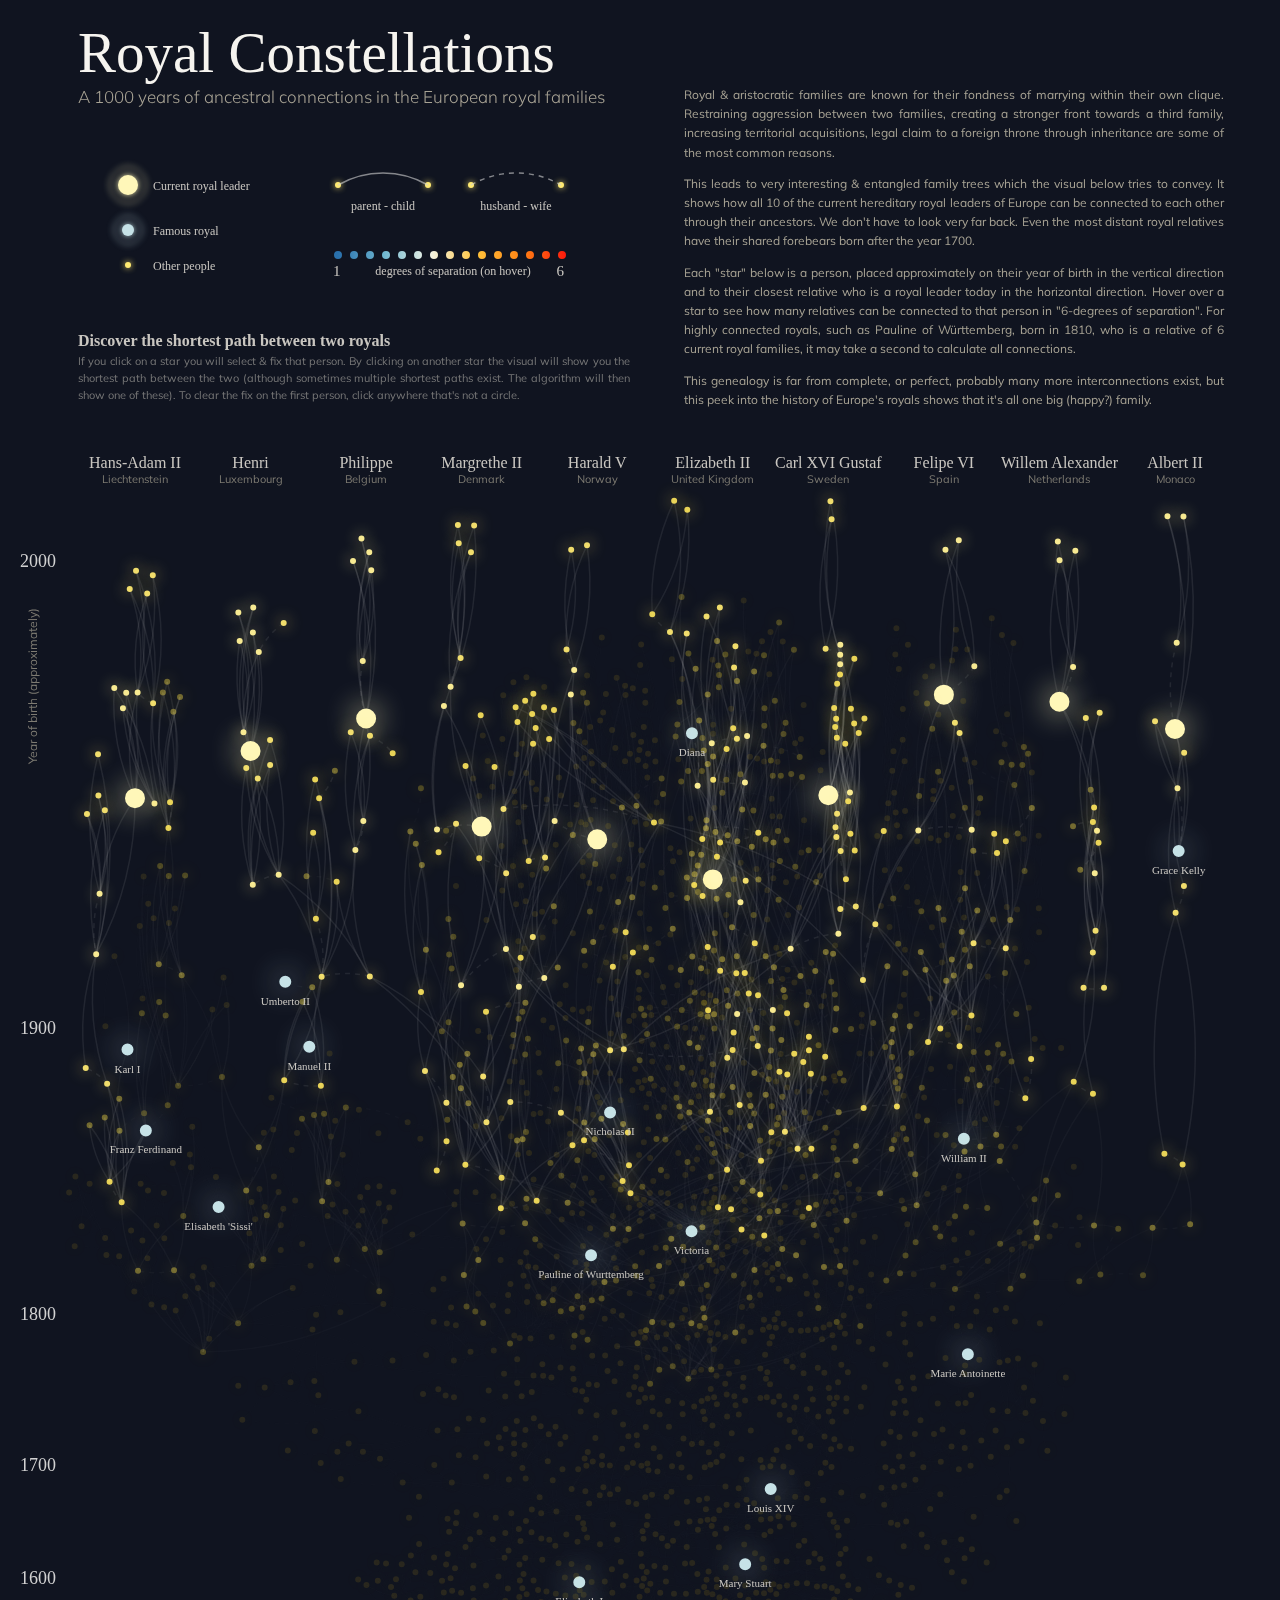
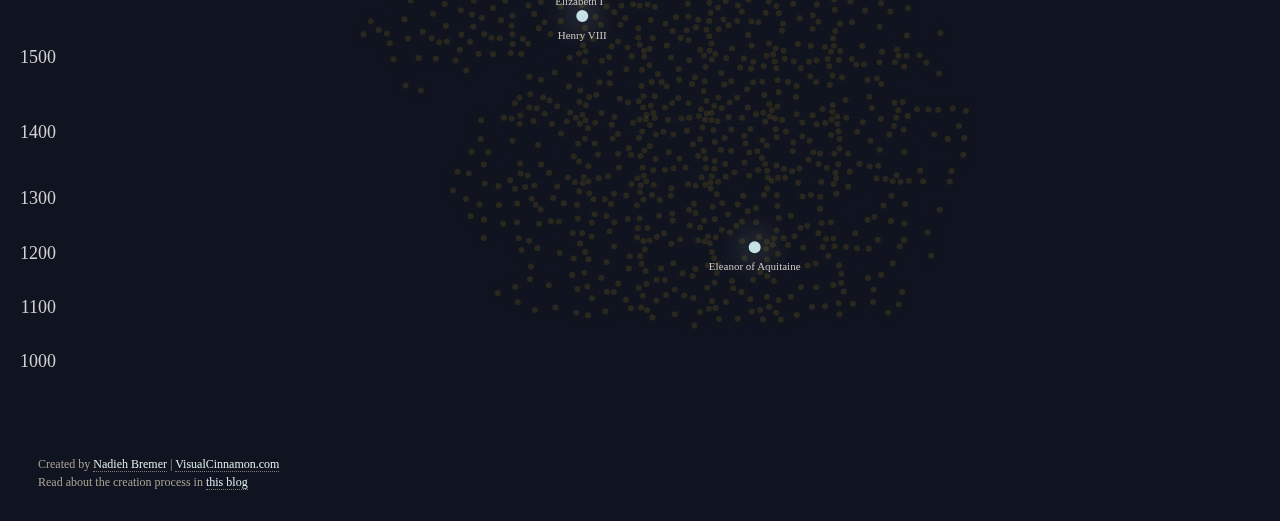
<file: index.html>
<!DOCTYPE html>
	<head>
	    <meta http-equiv="Content-Type" content="text/html; charset=UTF-8">
	    <meta http-equiv="X-UA-Compatible" content="IE=edge">
	    <!-- <meta name="viewport" content="width=device-width, initial-scale=1"> -->
	    <meta name="viewport" content="user-scalable = yes">

        <title>Royal Constellations</title>
        <meta name="author" content="Nadieh Bremer - Visual Cinnamon">
        <meta name="title" content="Royal Constellations">
        <meta name="description" content="Explore a thousand years of ancestral connections in the European royal families">
        <meta name="keywords" content="data, visualization, visualisation, data visualization, data visualisation, information, information visualization, information visualisation, dataviz, datavis, infoviz, infovis, collaboration, data art">
        <meta name="theme-color" content="#101420">
        
        <!-- Favicon -->
		<link rel="icon" type="image/png" sizes="192x192" href="img/favicon-192x192.png" />
		<link rel="icon" type="image/png" sizes="96x96" href="img/favicon-96x96.png" />
		<link rel="icon" type="image/png" sizes="32x32" href="img/favicon-32x32.png" />
        <link rel="icon" type="image/png" sizes="16x16" href="img/favicon-16x16.png" />
        
        <!-- Social media -->
        <meta property="og:title" content="Royal Constellations">
        <meta property="og:site_name" content="Visual Cinnamon">
        <meta property="og:url" content="https://royalconstellations.visualcinnamon.com">
        <meta property="og:description" content="Explore a thousand years of ancestral connections in the European royal families">
        <meta property="og:type" content="article">
        <meta property="og:locale" content="en_US">
        <meta property="og:image" content="https://royalconstellations.visualcinnamon.com/img/royalconstellations_feature.png">
        <meta property="og:image:type" content="image/png">
        <meta property="og:image:width" content="1200">
        <meta property="og:image:height" content="800">
        
        <meta name="twitter:card" content="summary_large_image">
        <meta name="twitter:site" content="@NadiehBremer">
        <meta name="twitter:creator" content="@NadiehBremer">
        <meta name="twitter:title" content="Royal Constellations">
        <meta name="twitter:description" content="Explore a thousand years of ancestral connections in the European royal families">
        <meta name="twitter:image:src" content="https://royalconstellations.visualcinnamon.com/img/royalconstellations_feature.png">
		
		<!-- Styling -->
		<link href="css/style.css" rel="stylesheet">

		<!-- Google fonts -->
		<link href="https://fonts.googleapis.com/css?family=IM+Fell+DW+Pica|Muli:300,400" rel="stylesheet">
		
		<!-- JavaScript files -->
		<script src="plugins/d3.min.js"></script>
		<script src="js/createLegend.js"></script>
		<script src="js/mouseEvents.js"></script>
		<script src="js/clickEvents.js"></script>
		<script src="js/shortestPathCalculator.js"></script>

		
	</head>
	<body>
		
		<div id="top-intro">
			<div id="top-title">Royal Constellations</div>
			<div id="intro-title">
				<div id="top-subtitle">A 1000 years of ancestral connections in the European royal families</div>
				<div id="legend"></div>
				<div id="top-shortest-path">
					<h3>Discover the shortest path between two royals</h3>
					<p>If you click on a star you will select & fix that person. By clicking on another star the visual will show you the shortest path between the two (although sometimes multiple shortest paths exist. The algorithm will then show one of these). To clear the fix on the first person, click anywhere that's not a circle.</p>
				</div>
			</div>
			<div id="intro-text">
				<div id="top-explanation">
					<p>Royal & aristocratic families are known for their fondness of marrying within their own clique. Restraining aggression between two families, creating a stronger front towards a third family, increasing territorial acquisitions, legal claim to a foreign throne through inheritance are some of the most common reasons.</p>
					<p>This leads to very interesting & entangled family trees which the visual below tries to convey. It shows how all 10 of the current hereditary royal leaders of Europe can be connected to each other through their ancestors. We don't have to look very far back. Even the most distant royal relatives have their shared forebears born after the year 1700.</p>
					<p>Each "star" below is a person, placed approximately on their year of birth in the vertical direction and to their closest relative who is a royal leader today in the horizontal direction. Hover over a star to see how many relatives can be connected to that person in "6-degrees of separation". For highly connected royals, such as Pauline of Württemberg, born in 1810, who is a relative of 6 current royal families, it may take a second to calculate all connections.</p>
					<p>This genealogy is far from complete, or perfect, probably many more interconnections exist, but this peek into the history of Europe's royals shows that it's all one big (happy?) family.</p>
				</div>
			</div>
		</div>

		<div id="royal-chart"></div>

		<div id="credit">Created by <a href="https://twitter.com/NadiehBremer">Nadieh Bremer</a> | <a href="https://www.visualcinnamon.com/">VisualCinnamon.com</a><br>Read about the creation process in <a href="https://www.datasketch.es/project/royal-constellations">this blog</a></div>
        <script src="js/main.js"></script>
	</body>
</html>
</file>
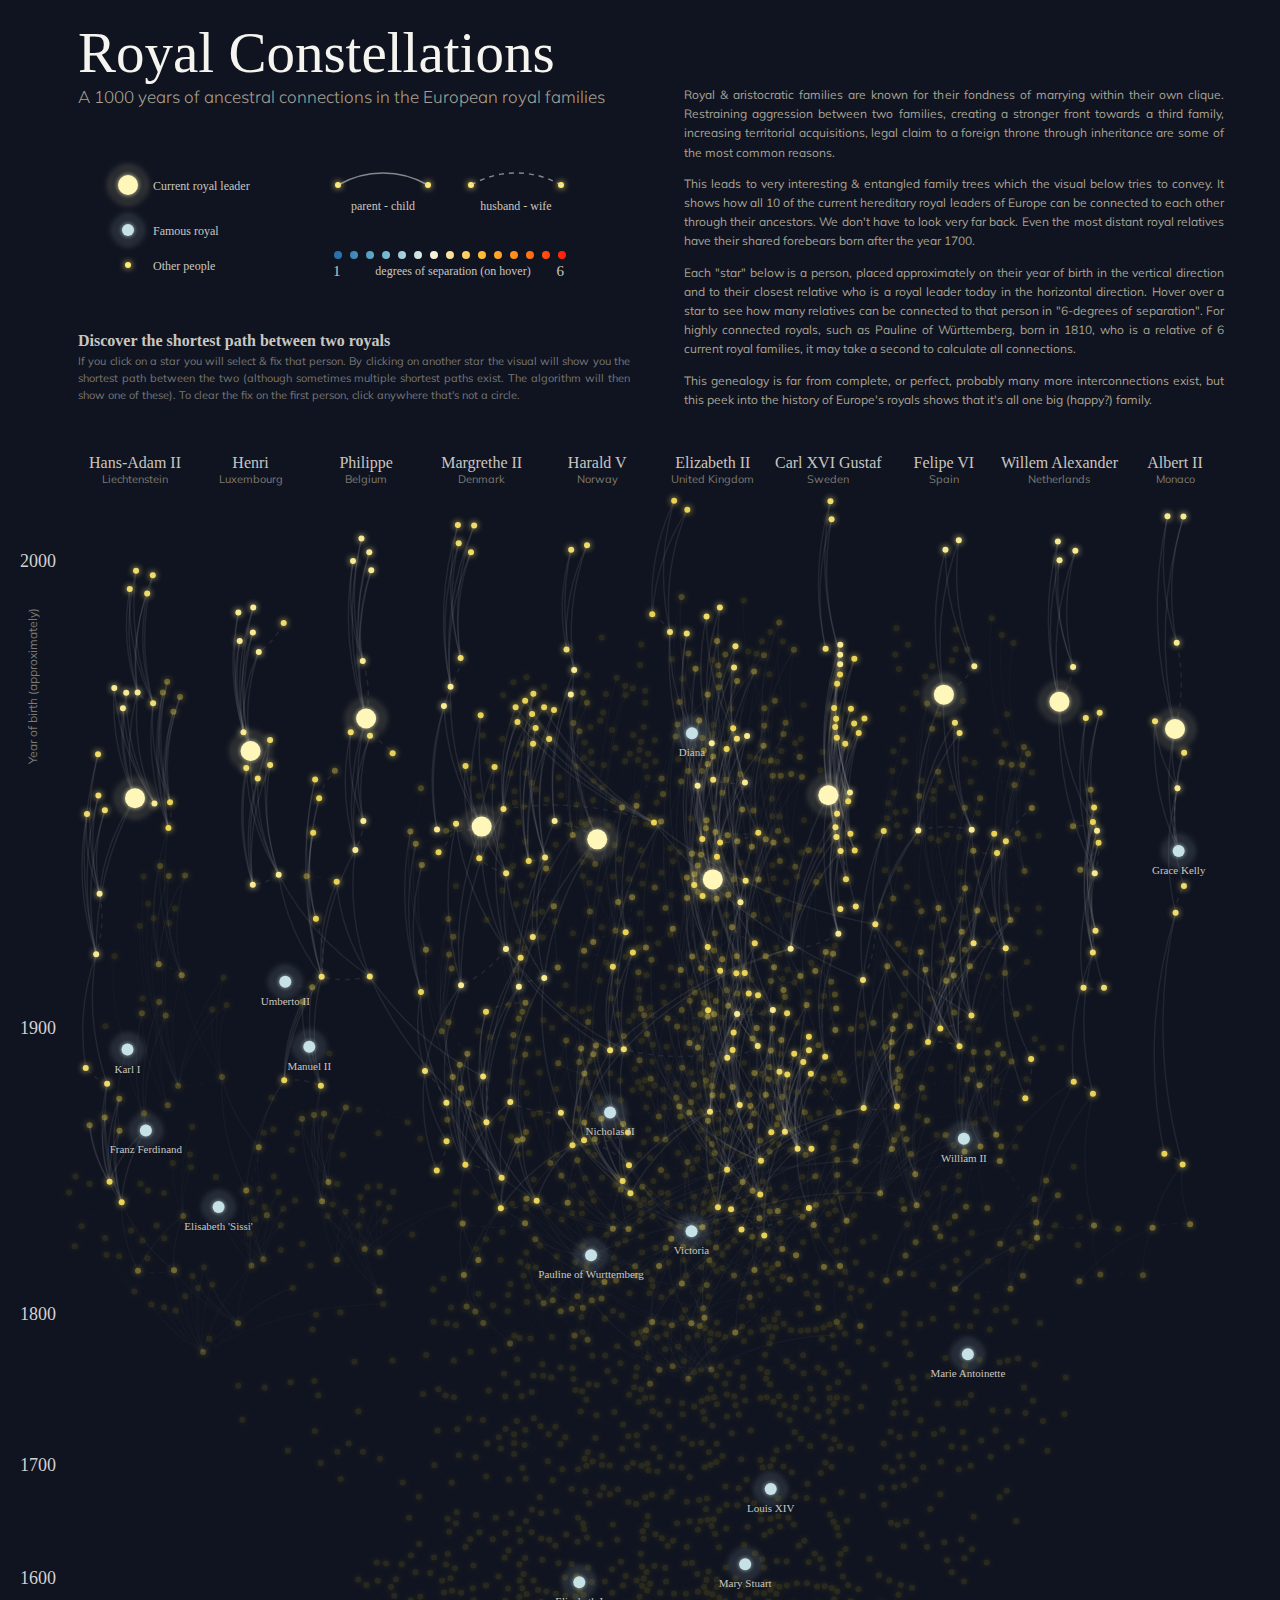
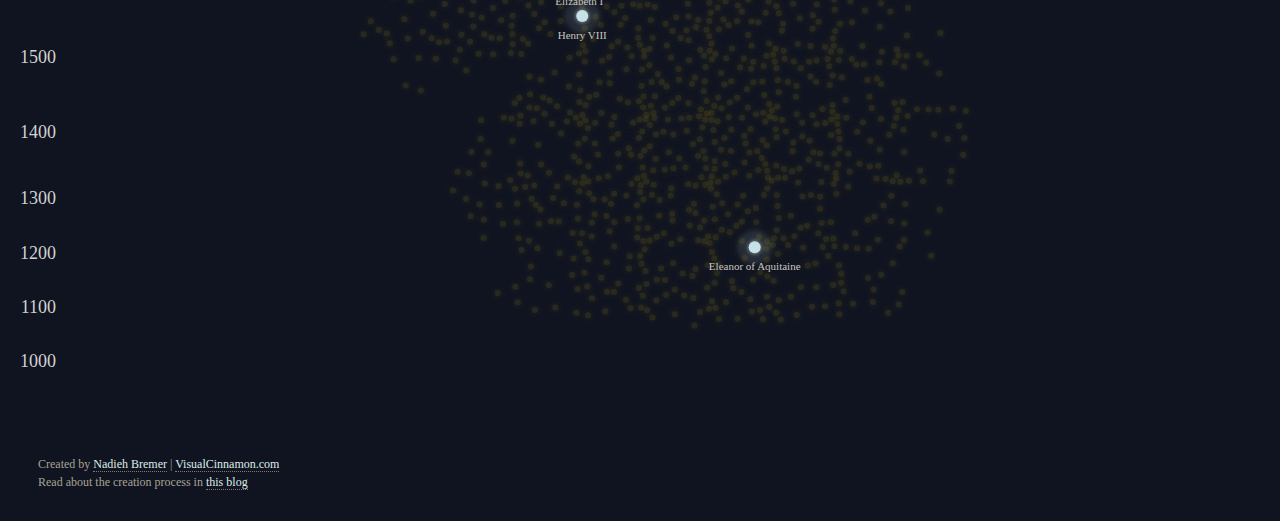
<file: svg/index.html>
<!DOCTYPE html>
	<head>
	    <meta http-equiv="Content-Type" content="text/html; charset=UTF-8">
	    <meta http-equiv="X-UA-Compatible" content="IE=edge">
	    <!-- <meta name="viewport" content="width=device-width, initial-scale=1"> -->
	    <meta name="viewport" content="user-scalable = yes">

        <title>Royal Constellations</title>
        <meta name="author" content="Nadieh Bremer - Visual Cinnamon">
        <meta name="title" content="Royal Constellations">
		
		<!-- Styling -->
		<link href="../css/style.css" rel="stylesheet">

		<!-- Google fonts -->
		<link href="https://fonts.googleapis.com/css?family=IM+Fell+DW+Pica|Muli:300,400" rel="stylesheet">
		
		<!-- JavaScript files -->
		<script src="../plugins/d3.min.js"></script>
		<script src="../js/createLegend.js"></script>
		<script src="../js/shortestPathCalculator.js"></script>
		<script src="js/mouseEvents.js"></script>
		<script src="js/clickEvents.js"></script>

		
	</head>
	<body>
		
		<div id="top-intro">
			<div id="top-title">Royal Constellations</div>
			<div id="intro-title">
				<div id="top-subtitle">A 1000 years of ancestral connections in the European royal families</div>
				<div id="legend"></div>
				<div id="top-shortest-path">
					<h3>Discover the shortest path between two royals</h3>
					<p>If you click on a star you will select & fix that person. By clicking on another star the visual will show you the shortest path between the two (although sometimes multiple shortest paths exist. The algorithm will then show one of these). To clear the fix on the first person, click anywhere that's not a circle.</p>
				</div>
			</div>
			<div id="intro-text">
				<div id="top-explanation">
					<p>Royal & aristocratic families are known for their fondness of marrying within their own clique. Restraining aggression between two families, creating a stronger front towards a third family, increasing territorial acquisitions, legal claim to a foreign throne through inheritance are some of the most common reasons.</p>
					<p>This leads to very interesting & entangled family trees which the visual below tries to convey. It shows how all 10 of the current hereditary royal leaders of Europe can be connected to each other through their ancestors. We don't have to look very far back. Even the most distant royal relatives have their shared forebears born after the year 1700.</p>
					<p>Each "star" below is a person, placed approximately on their year of birth in the vertical direction and to their closest relative who is a royal leader today in the horizontal direction. Hover over a star to see how many relatives can be connected to that person in "6-degrees of separation". For highly connected royals, such as Pauline of Württemberg, born in 1810, who is a relative of 6 current royal families, it may take a second to calculate all connections.</p>
					<p>This genealogy is far from complete, or perfect, probably many more interconnections exist, but this peek into the history of Europe's royals shows that it's all one big (happy?) family.</p>
				</div>
			</div>
		</div>

		<div id="royal-chart"></div>

		<div id="credit">Created by <a href="https://twitter.com/NadiehBremer">Nadieh Bremer</a> | <a href="https://www.visualcinnamon.com/">VisualCinnamon.com</a><br>Read about the creation process in <a href="http://www.datasketch.es/october">this blog</a></div>
        <script src="js/main.js"></script>
	</body>
</html>
</file>
<file: css/style.css>
body {
	background-color: #101420;
	font-family: 'Muli', sans-serif;
	color: #a8a394;
}

#top-intro {
	width: 1200px;
	margin: 0 auto;
	padding-left: 70px;
}

#top-title {
	font-size: 57px;
	color: #f6f4ef;
	font-family: 'IM Fell DW Pica', serif;
	margin-bottom: -12px;
	margin-top: 20px;
}

#intro-title {
	width: 46%;
	display: inline-block;
}
#top-subtitle {
	font-size: 17px;
	font-weight: 300;
	margin-top: 11px;
	line-height: 150%;
	padding-bottom: 45px;
}

#legend {
	margin-left: 20px;
}

#top-shortest-path { 
	margin-top: 43px;
}
#top-shortest-path p {
	font-size: 11px;
	text-align: justify;
	line-height: 155%;
	color: #777777;
}
#top-shortest-path h3 {
    font-size: 16px;
    color: #c9c6c0;
    font-family: 'IM Fell DW Pica', serif;
    margin-bottom: -8px;
}

#intro-text {
	width: 45%;
	display: inline-block;
	padding-left: 50px;
	padding-right: 0px;
	vertical-align: top;
}
#top-explanation {
	font-size: 12px;
	text-align: justify;
}
#top-explanation p {
	line-height: 160%;
}

#top-chrome-note {
	font-size: 17px;
    color: #f6f4ef;
    text-align: center;
    margin-top: 20px;
    font-weight: 300;
}

#royal-chart {
	text-align: center;
	position: relative;
}

#royal-chart canvas {
	position: absolute;
	top: 0;
	pointer-events: none;
	z-index: -1;
}

#royal-chart svg {
	z-index: 2;
}

#credit {
	font-family: 'IM Fell DW Pica', serif;
	margin-top: 30px;
	margin-bottom: 30px;
	font-size: 12px;
	margin-left: 30px;
	line-height: 150%;
}

a, a:link, a:visited, a:active {
    color: #ddece9;
    border-bottom: 1px dotted rgba(231, 228, 202, .5);
    text-decoration: none;
}

/* --- Legend --- */

.legend-node-text,
.legend-link-text,
.legend-color-text,
.legend-color-value {
	font-size: 12px;
	fill: #c9c6c0;
	font-family: 'IM Fell DW Pica', serif;
}
.legend-link-text,
.legend-color-text {
	text-anchor: middle;
}
.legend-color-value {
	font-size: 15px;
}

.legend-color-path {
	fill: none;
	stroke-linecap: round;
}
/* --- Titles --- */

.royal-name {
	text-anchor: middle;
	font-size: 16px;
	fill: #c9c6c0;
	font-family: 'IM Fell DW Pica', serif;
}

.interesting-royal-name {
	font-size: 11px;
	pointer-events: none;
	font-family: 'IM Fell DW Pica', serif;
}

.royal-country {
	text-anchor: middle;
	font-size: 11px;
	fill: #7e7b72;
}

.birth-year-label {
	text-anchor: end;
	font-size: 12px;
	fill: #7e7b72;
}

/* --- Hovering --- */

.hoverRect {
	fill: none;
	pointer-events: all;
}

/* --- Tooltip --- */

.tooltip-wrapper {
	font-size: 11px;
	pointer-events: none;
	text-anchor: middle;
	text-shadow: 0 1px 4px #101420, 1px 0 4px #101420, -1px 0 4px #101420, 0 -1px 4px #101420
}

.tooltip-name {
	font-size: 14px;
	font-family: 'IM Fell DW Pica', serif;
	fill: #c9c6c0;
}

.tooltip-title {
	font-size: 11px;
	fill: #7e7b72;
}

.tooltip-extra-info {
	font-size: 11px;
	fill: #7e7b72;
}

/* --- Axes --- */

.axis {
	font-family: inherit;
}
.axis line, .axis path {
	stroke: none;
}
.axis text {
	fill: #d2d2d2;
	font-size: 18px;
	font-family: 'IM Fell DW Pica', serif;
}

/* --- Network --- */

.link, .link-path-legend {
  stroke: #d4d4d4;
  fill: none;
  opacity: 0.6;
  stroke-width: 1.5px;
  pointer-events: none;
}

.link-couple {
	stroke-dasharray: 5,5;
}

.node {
  opacity: 0.8;
  pointer-events: none;
}

/* --- Pulsing --- */

.node-pulse, .node-pulse-legend {
	fill: none;
	pointer-events: none;
}

.pulse {
/*  animation: pulse 2s ease infinite;
  -webkit-animation: pulse 2s ease infinite;
  animation: pulse pulse 2s ease infinite;
  -webkit-animation-iteration-count: infinite;
  animation-iteration-count: infinite;*/
}

@keyframes pulse {
  0% {
    transform: scale(1);
    transform-origin: center center;
    stroke-width: 3px;
    stroke-opacity: 1;
  }
  100% {
    transform: scale(2.5);
    transform-origin: center center;
    stroke-width: 1px;
    stroke-opacity: 0;
  }
}

@-webkit-keyframes "pulse" {
 0% {
    -webkit-transform: scale(1);
    transform-origin: center center;
    stroke-width: 3px;
    stroke-opacity: 1;
 }
 100% {
    -webkit-transform: scale(2.5);
    transform-origin: center center;
    stroke-width: 1px;
    stroke-opacity: 0.0;
 }
}

/* --- Rotating --- */

.node-clicked {
    stroke: #fff;
    fill: none;
    stroke-width: 3px;
    stroke-linecap: round;
    stroke-opacity: 0.75;
    stroke-dasharray: 0,5;
    pointer-events: none;

    animation-duration: 1s;
    animation-name: changedash;
    animation-iteration-count: infinite;
    animation-direction: normal;
    animation-timing-function: linear;
}


@keyframes changedash {
    from { stroke-dashoffset: 5px; }
    to { stroke-dashoffset: 0px; }
}
</file>
